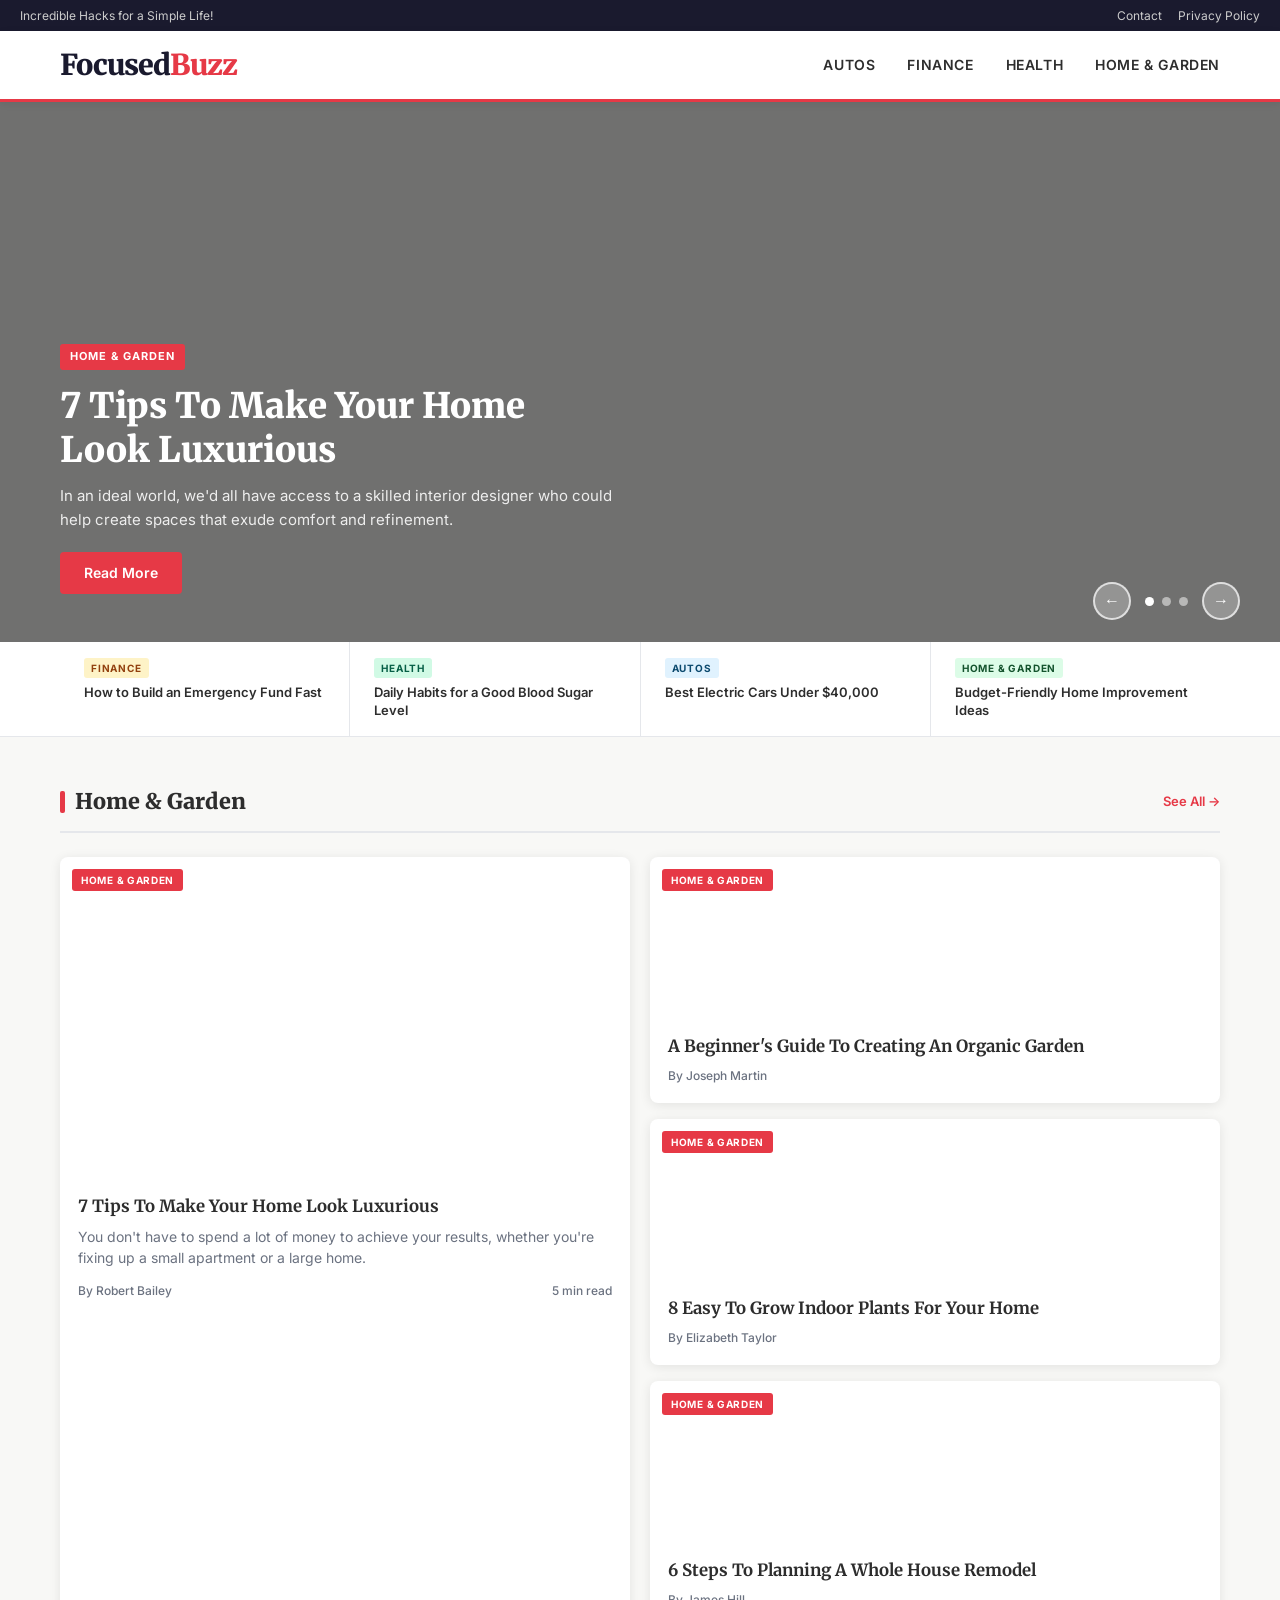
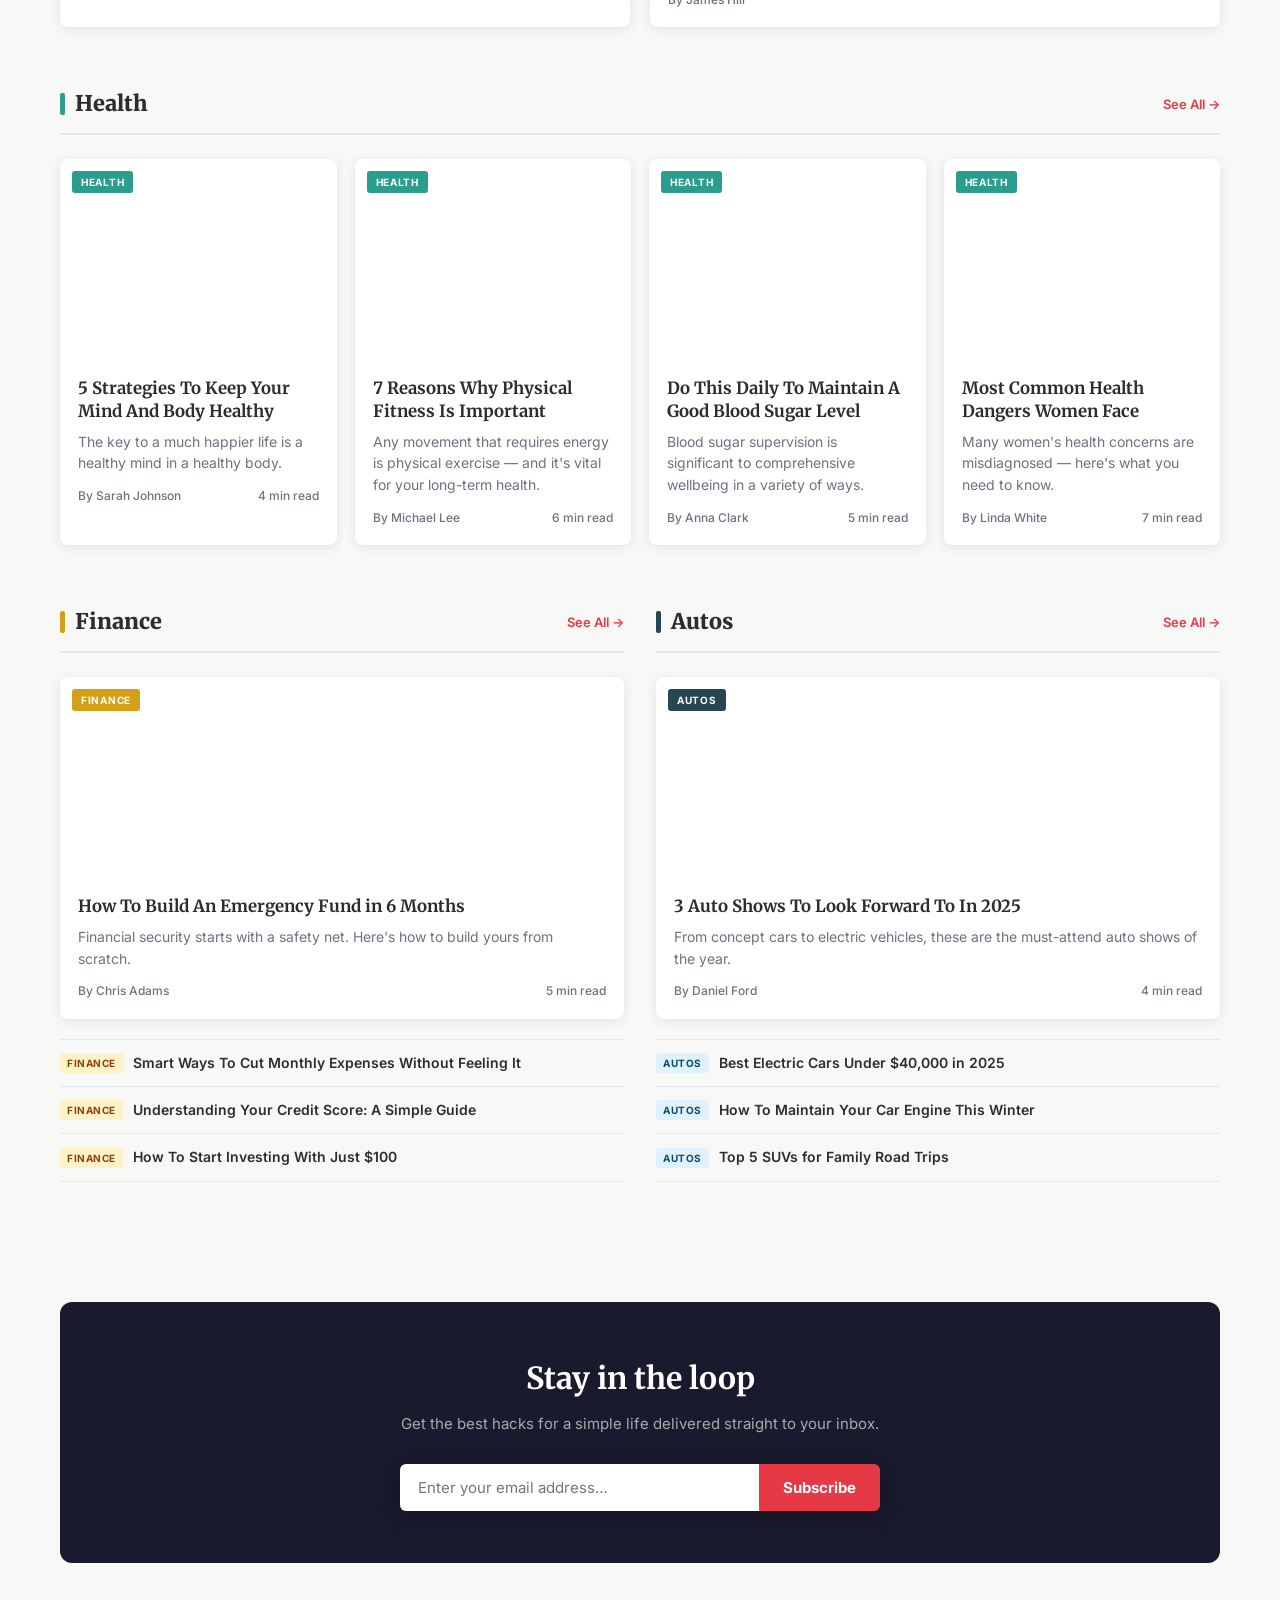
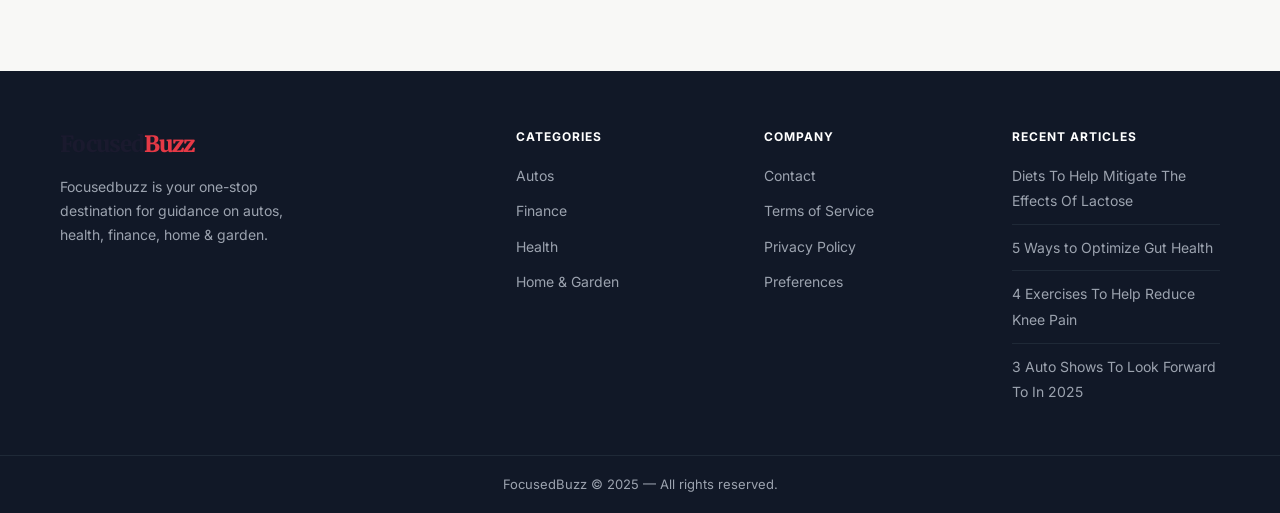
<file: index.html>
<!DOCTYPE html>
<html lang="en">
<head>
  <meta charset="UTF-8" />
  <meta name="viewport" content="width=device-width, initial-scale=1.0" />
  <meta name="description" content="Incredible Hacks for a Simple Life!" />
  <title>FocusedBuzz – Incredible Hacks for a Simple Life!</title>
  <link rel="stylesheet" href="css/style.css" />
  <link rel="preconnect" href="https://fonts.googleapis.com" />
  <link href="https://fonts.googleapis.com/css2?family=Merriweather:wght@400;700;900&family=Inter:wght@400;500;600&display=swap" rel="stylesheet" />
</head>
<body>

  <!-- TOP BAR -->
  <div class="topbar">
    <span>Incredible Hacks for a Simple Life!</span>
    <div class="topbar-links">
      <a href="#">Contact</a>
      <a href="#">Privacy Policy</a>
    </div>
  </div>

  <!-- HEADER -->
  <header class="header">
    <div class="container header-inner">
      <a href="index.html" class="logo">
        <span class="logo-focused">Focused</span><span class="logo-buzz">Buzz</span>
      </a>
      <nav class="nav">
        <ul>
          <li><a href="#autos">Autos</a></li>
          <li><a href="#finance">Finance</a></li>
          <li><a href="#health">Health</a></li>
          <li><a href="#home-garden">Home &amp; Garden</a></li>
        </ul>
      </nav>
      <button class="hamburger" id="hamburger" aria-label="Menu">
        <span></span><span></span><span></span>
      </button>
    </div>
    <nav class="mobile-nav" id="mobileNav">
      <ul>
        <li><a href="#autos">Autos</a></li>
        <li><a href="#finance">Finance</a></li>
        <li><a href="#health">Health</a></li>
        <li><a href="#home-garden">Home &amp; Garden</a></li>
      </ul>
    </nav>
  </header>

  <!-- HERO SLIDER -->
  <section class="hero">
    <div class="hero-slide active" style="background-image: linear-gradient(rgba(0,0,0,0.55),rgba(0,0,0,0.55)), url('https://images.unsplash.com/photo-1484154218962-a197022b5858?w=1400&q=80')">
      <div class="hero-content">
        <span class="hero-cat">Home &amp; Garden</span>
        <h1>7 Tips To Make Your Home Look Luxurious</h1>
        <p>In an ideal world, we'd all have access to a skilled interior designer who could help create spaces that exude comfort and refinement.</p>
        <a href="article.html" class="btn-read">Read More</a>
      </div>
    </div>
    <div class="hero-slide" style="background-image: linear-gradient(rgba(0,0,0,0.55),rgba(0,0,0,0.55)), url('https://images.unsplash.com/photo-1559757148-5c350d0d3c56?w=1400&q=80')">
      <div class="hero-content">
        <span class="hero-cat">Health</span>
        <h1>5 Strategies To Keep Your Mind And Body Healthy</h1>
        <p>The key to a much happier life is a healthy mind in a healthy body. Here are five strategies to keep you thriving.</p>
        <a href="article.html" class="btn-read">Read More</a>
      </div>
    </div>
    <div class="hero-slide" style="background-image: linear-gradient(rgba(0,0,0,0.55),rgba(0,0,0,0.55)), url('https://images.unsplash.com/photo-1492144534655-ae79c964c9d7?w=1400&q=80')">
      <div class="hero-content">
        <span class="hero-cat">Autos</span>
        <h1>3 Auto Shows To Look Forward To In 2025</h1>
        <p>From concept cars to electric vehicles, these are the must-attend auto shows of the year.</p>
        <a href="article.html" class="btn-read">Read More</a>
      </div>
    </div>
    <div class="hero-controls">
      <button class="hero-btn prev" id="heroPrev">&#8592;</button>
      <div class="hero-dots" id="heroDots"></div>
      <button class="hero-btn next" id="heroNext">&#8594;</button>
    </div>
  </section>

  <!-- FEATURED STRIP -->
  <div class="featured-strip">
    <div class="container strip-inner">
      <a href="article.html" class="strip-item">
        <span class="strip-cat finance">Finance</span>
        <span class="strip-title">How to Build an Emergency Fund Fast</span>
      </a>
      <a href="article.html" class="strip-item">
        <span class="strip-cat health">Health</span>
        <span class="strip-title">Daily Habits for a Good Blood Sugar Level</span>
      </a>
      <a href="article.html" class="strip-item">
        <span class="strip-cat autos">Autos</span>
        <span class="strip-title">Best Electric Cars Under $40,000</span>
      </a>
      <a href="article.html" class="strip-item">
        <span class="strip-cat home">Home &amp; Garden</span>
        <span class="strip-title">Budget-Friendly Home Improvement Ideas</span>
      </a>
    </div>
  </div>

  <!-- MAIN CONTENT -->
  <main class="main container">

    <!-- HOME & GARDEN -->
    <section class="cat-section" id="home-garden">
      <div class="section-head">
        <h2 class="section-title"><span class="accent-bar"></span>Home &amp; Garden</h2>
        <a href="#" class="see-all">See All →</a>
      </div>
      <div class="cards-grid">
        <article class="card card-large">
          <div class="card-img" style="background-image:url('https://images.unsplash.com/photo-1484154218962-a197022b5858?w=800&q=80')">
            <span class="tag">Home &amp; Garden</span>
          </div>
          <div class="card-body">
            <h3><a href="article.html">7 Tips To Make Your Home Look Luxurious</a></h3>
            <p>You don't have to spend a lot of money to achieve your results, whether you're fixing up a small apartment or a large home.</p>
            <div class="card-meta"><span>By Robert Bailey</span><span>5 min read</span></div>
          </div>
        </article>
        <div class="cards-stack">
          <article class="card card-small">
            <div class="card-img sm" style="background-image:url('https://images.unsplash.com/photo-1416879595882-3373a0480b5b?w=600&q=80')">
              <span class="tag">Home &amp; Garden</span>
            </div>
            <div class="card-body">
              <h3><a href="article.html">A Beginner's Guide To Creating An Organic Garden</a></h3>
              <div class="card-meta"><span>By Joseph Martin</span></div>
            </div>
          </article>
          <article class="card card-small">
            <div class="card-img sm" style="background-image:url('https://images.unsplash.com/photo-1558618666-fcd25c85cd64?w=600&q=80')">
              <span class="tag">Home &amp; Garden</span>
            </div>
            <div class="card-body">
              <h3><a href="article.html">8 Easy To Grow Indoor Plants For Your Home</a></h3>
              <div class="card-meta"><span>By Elizabeth Taylor</span></div>
            </div>
          </article>
          <article class="card card-small">
            <div class="card-img sm" style="background-image:url('https://images.unsplash.com/photo-1503174971373-b1f69850bded?w=600&q=80')">
              <span class="tag">Home &amp; Garden</span>
            </div>
            <div class="card-body">
              <h3><a href="article.html">6 Steps To Planning A Whole House Remodel</a></h3>
              <div class="card-meta"><span>By James Hill</span></div>
            </div>
          </article>
        </div>
      </div>
    </section>

    <!-- HEALTH -->
    <section class="cat-section" id="health">
      <div class="section-head">
        <h2 class="section-title"><span class="accent-bar health-bar"></span>Health</h2>
        <a href="#" class="see-all">See All →</a>
      </div>
      <div class="cards-row">
        <article class="card card-med">
          <div class="card-img med" style="background-image:url('https://images.unsplash.com/photo-1559757148-5c350d0d3c56?w=700&q=80')">
            <span class="tag tag-health">Health</span>
          </div>
          <div class="card-body">
            <h3><a href="article.html">5 Strategies To Keep Your Mind And Body Healthy</a></h3>
            <p>The key to a much happier life is a healthy mind in a healthy body.</p>
            <div class="card-meta"><span>By Sarah Johnson</span><span>4 min read</span></div>
          </div>
        </article>
        <article class="card card-med">
          <div class="card-img med" style="background-image:url('https://images.unsplash.com/photo-1571019613454-1cb2f99b2d8b?w=700&q=80')">
            <span class="tag tag-health">Health</span>
          </div>
          <div class="card-body">
            <h3><a href="article.html">7 Reasons Why Physical Fitness Is Important</a></h3>
            <p>Any movement that requires energy is physical exercise — and it's vital for your long-term health.</p>
            <div class="card-meta"><span>By Michael Lee</span><span>6 min read</span></div>
          </div>
        </article>
        <article class="card card-med">
          <div class="card-img med" style="background-image:url('https://images.unsplash.com/photo-1506126613408-eca07ce68773?w=700&q=80')">
            <span class="tag tag-health">Health</span>
          </div>
          <div class="card-body">
            <h3><a href="article.html">Do This Daily To Maintain A Good Blood Sugar Level</a></h3>
            <p>Blood sugar supervision is significant to comprehensive wellbeing in a variety of ways.</p>
            <div class="card-meta"><span>By Anna Clark</span><span>5 min read</span></div>
          </div>
        </article>
        <article class="card card-med">
          <div class="card-img med" style="background-image:url('https://images.unsplash.com/photo-1594824476967-48c8b964273f?w=700&q=80')">
            <span class="tag tag-health">Health</span>
          </div>
          <div class="card-body">
            <h3><a href="article.html">Most Common Health Dangers Women Face</a></h3>
            <p>Many women's health concerns are misdiagnosed — here's what you need to know.</p>
            <div class="card-meta"><span>By Linda White</span><span>7 min read</span></div>
          </div>
        </article>
      </div>
    </section>

    <!-- 2-COLUMN SPLIT: FINANCE + AUTOS -->
    <div class="two-col-split">

      <!-- FINANCE -->
      <section class="cat-section split-left" id="finance">
        <div class="section-head">
          <h2 class="section-title"><span class="accent-bar finance-bar"></span>Finance</h2>
          <a href="#" class="see-all">See All →</a>
        </div>
        <article class="card card-vert">
          <div class="card-img vert" style="background-image:url('https://images.unsplash.com/photo-1579621970563-ebec7560ff3e?w=700&q=80')">
            <span class="tag tag-finance">Finance</span>
          </div>
          <div class="card-body">
            <h3><a href="article.html">How To Build An Emergency Fund in 6 Months</a></h3>
            <p>Financial security starts with a safety net. Here's how to build yours from scratch.</p>
            <div class="card-meta"><span>By Chris Adams</span><span>5 min read</span></div>
          </div>
        </article>
        <ul class="list-articles">
          <li><a href="article.html"><span class="list-tag finance-tag">Finance</span>Smart Ways To Cut Monthly Expenses Without Feeling It</a></li>
          <li><a href="article.html"><span class="list-tag finance-tag">Finance</span>Understanding Your Credit Score: A Simple Guide</a></li>
          <li><a href="article.html"><span class="list-tag finance-tag">Finance</span>How To Start Investing With Just $100</a></li>
        </ul>
      </section>

      <!-- AUTOS -->
      <section class="cat-section split-right" id="autos">
        <div class="section-head">
          <h2 class="section-title"><span class="accent-bar autos-bar"></span>Autos</h2>
          <a href="#" class="see-all">See All →</a>
        </div>
        <article class="card card-vert">
          <div class="card-img vert" style="background-image:url('https://images.unsplash.com/photo-1492144534655-ae79c964c9d7?w=700&q=80')">
            <span class="tag tag-autos">Autos</span>
          </div>
          <div class="card-body">
            <h3><a href="article.html">3 Auto Shows To Look Forward To In 2025</a></h3>
            <p>From concept cars to electric vehicles, these are the must-attend auto shows of the year.</p>
            <div class="card-meta"><span>By Daniel Ford</span><span>4 min read</span></div>
          </div>
        </article>
        <ul class="list-articles">
          <li><a href="article.html"><span class="list-tag autos-tag">Autos</span>Best Electric Cars Under $40,000 in 2025</a></li>
          <li><a href="article.html"><span class="list-tag autos-tag">Autos</span>How To Maintain Your Car Engine This Winter</a></li>
          <li><a href="article.html"><span class="list-tag autos-tag">Autos</span>Top 5 SUVs for Family Road Trips</a></li>
        </ul>
      </section>

    </div>

    <!-- NEWSLETTER -->
    <section class="newsletter">
      <div class="newsletter-inner">
        <h2>Stay in the loop</h2>
        <p>Get the best hacks for a simple life delivered straight to your inbox.</p>
        <form class="newsletter-form" onsubmit="return false;">
          <input type="email" placeholder="Enter your email address…" />
          <button type="submit">Subscribe</button>
        </form>
      </div>
    </section>

  </main>

  <!-- FOOTER -->
  <footer class="footer">
    <div class="container footer-inner">
      <div class="footer-brand">
        <div class="logo footer-logo">
          <span class="logo-focused">Focused</span><span class="logo-buzz">Buzz</span>
        </div>
        <p>Focusedbuzz is your one-stop destination for guidance on autos, health, finance, home &amp; garden.</p>
      </div>
      <div class="footer-links">
        <h4>Categories</h4>
        <ul>
          <li><a href="#autos">Autos</a></li>
          <li><a href="#finance">Finance</a></li>
          <li><a href="#health">Health</a></li>
          <li><a href="#home-garden">Home &amp; Garden</a></li>
        </ul>
      </div>
      <div class="footer-links">
        <h4>Company</h4>
        <ul>
          <li><a href="#">Contact</a></li>
          <li><a href="#">Terms of Service</a></li>
          <li><a href="#">Privacy Policy</a></li>
          <li><a href="#">Preferences</a></li>
        </ul>
      </div>
      <div class="footer-recent">
        <h4>Recent Articles</h4>
        <ul>
          <li><a href="article.html">Diets To Help Mitigate The Effects Of Lactose</a></li>
          <li><a href="article.html">5 Ways to Optimize Gut Health</a></li>
          <li><a href="article.html">4 Exercises To Help Reduce Knee Pain</a></li>
          <li><a href="article.html">3 Auto Shows To Look Forward To In 2025</a></li>
        </ul>
      </div>
    </div>
    <div class="footer-bottom">
      <p>FocusedBuzz © 2025 — All rights reserved.</p>
    </div>
  </footer>

  <script src="js/main.js"></script>
</body>
</html>
</file>
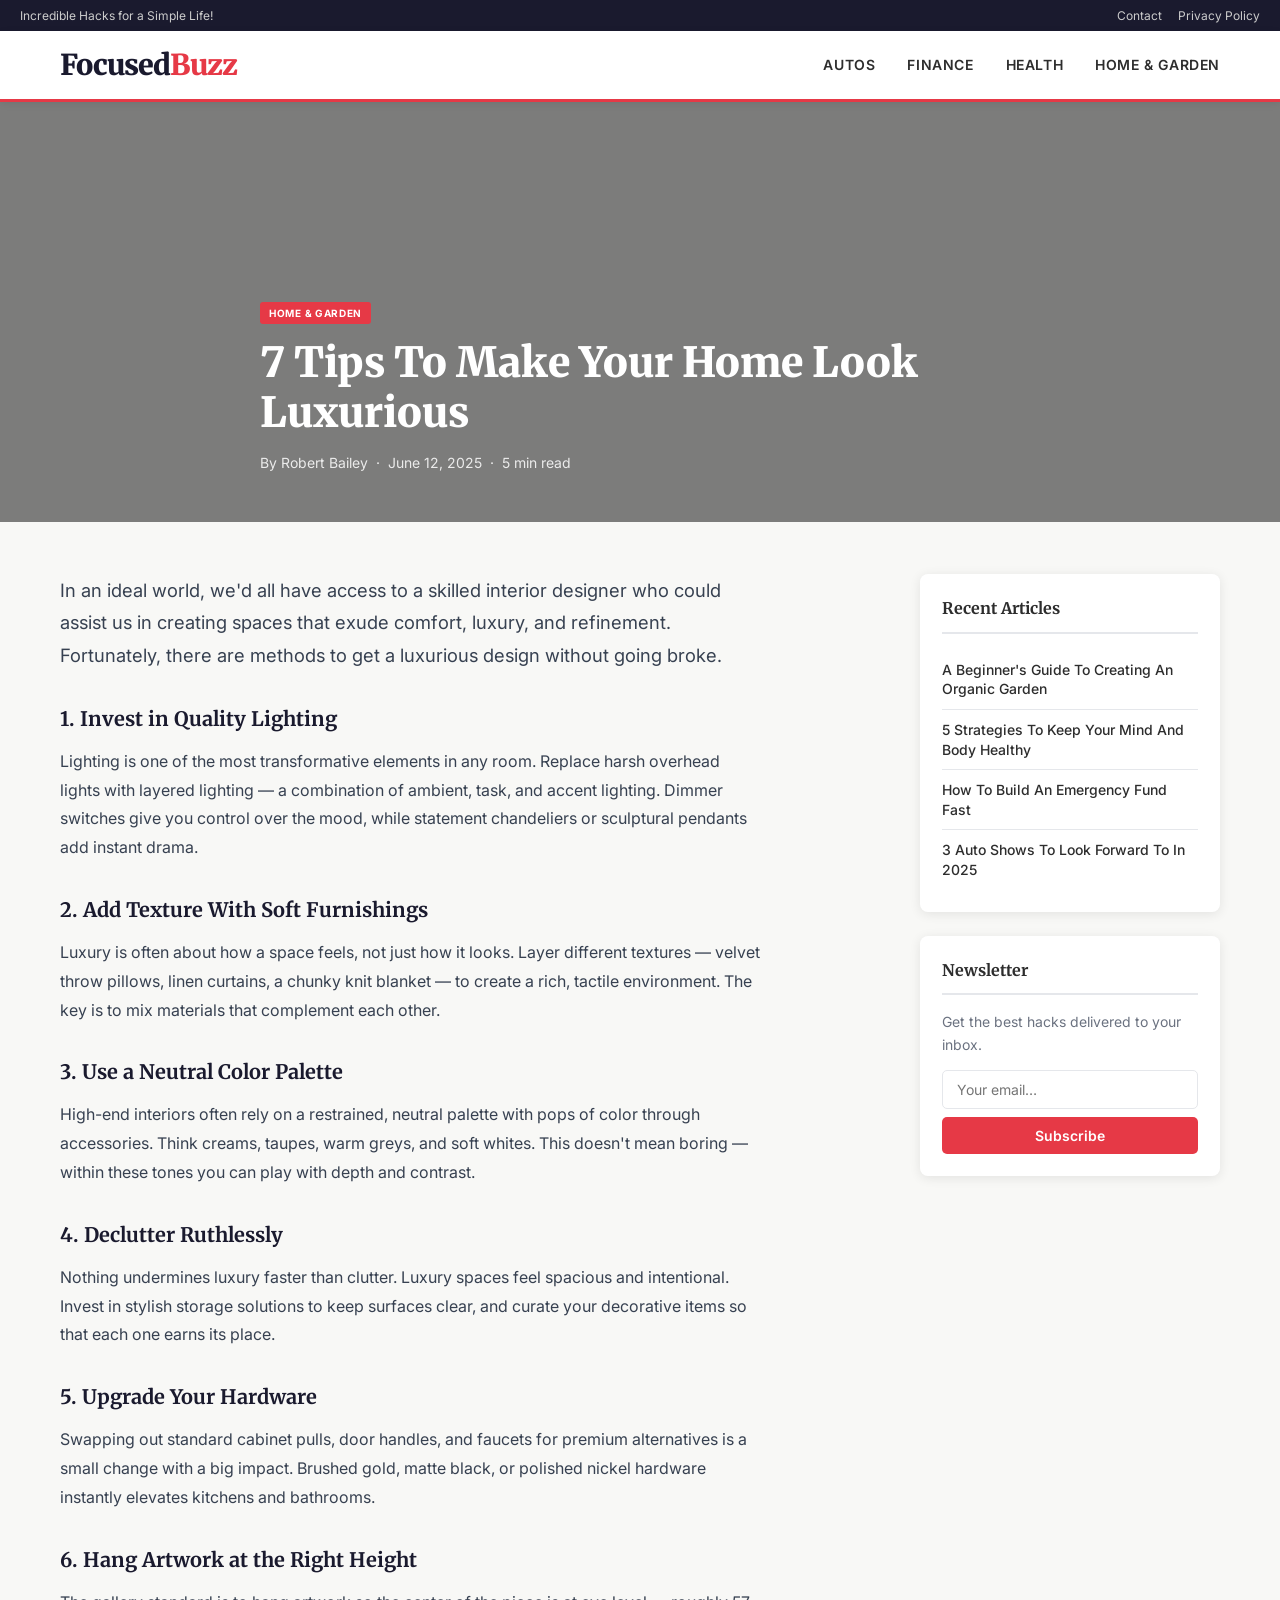
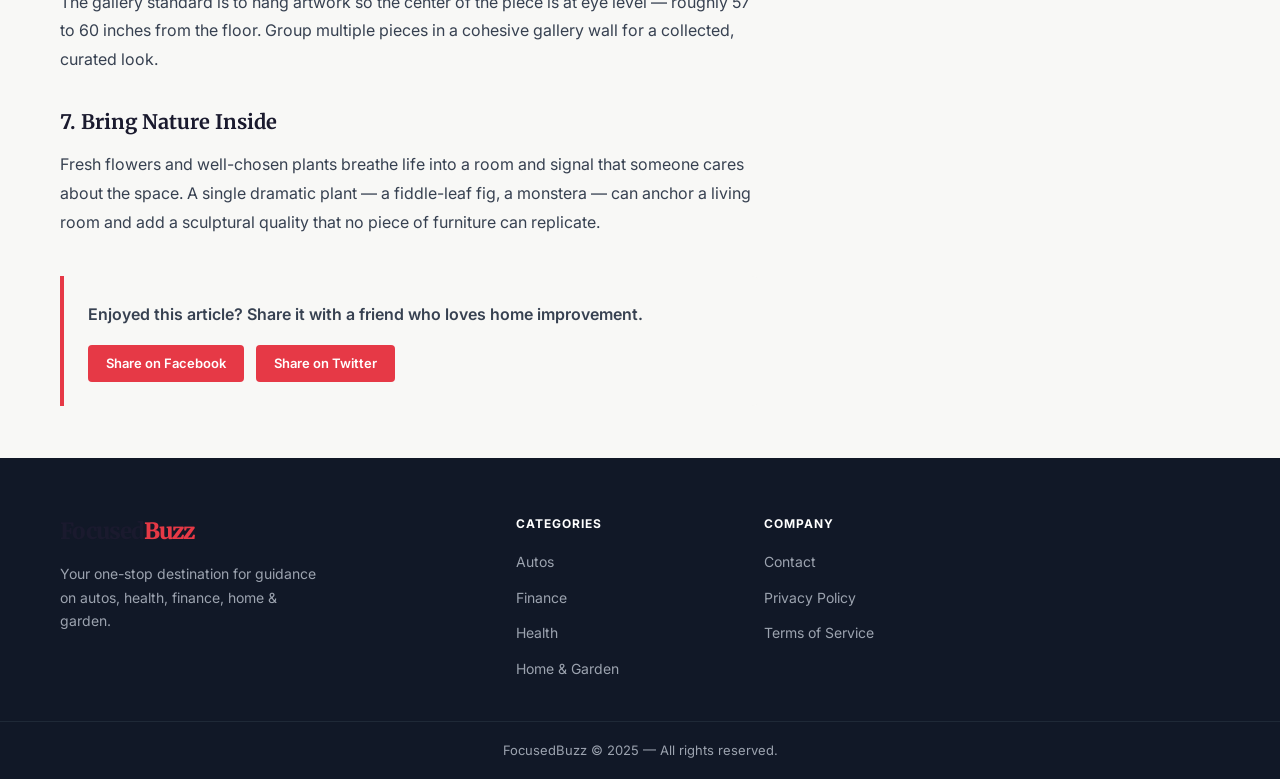
<file: article.html>
<!DOCTYPE html>
<html lang="en">
<head>
  <meta charset="UTF-8" />
  <meta name="viewport" content="width=device-width, initial-scale=1.0" />
  <title>7 Tips To Make Your Home Look Luxurious – FocusedBuzz</title>
  <link rel="stylesheet" href="css/style.css" />
  <link rel="stylesheet" href="css/article.css" />
  <link href="https://fonts.googleapis.com/css2?family=Merriweather:wght@400;700;900&family=Inter:wght@400;500;600&display=swap" rel="stylesheet" />
</head>
<body>

  <div class="topbar">
    <span>Incredible Hacks for a Simple Life!</span>
    <div class="topbar-links"><a href="#">Contact</a><a href="#">Privacy Policy</a></div>
  </div>

  <header class="header">
    <div class="container header-inner">
      <a href="index.html" class="logo"><span class="logo-focused">Focused</span><span class="logo-buzz">Buzz</span></a>
      <nav class="nav">
        <ul>
          <li><a href="index.html#autos">Autos</a></li>
          <li><a href="index.html#finance">Finance</a></li>
          <li><a href="index.html#health">Health</a></li>
          <li><a href="index.html#home-garden">Home &amp; Garden</a></li>
        </ul>
      </nav>
      <button class="hamburger" id="hamburger"><span></span><span></span><span></span></button>
    </div>
    <nav class="mobile-nav" id="mobileNav">
      <ul>
        <li><a href="index.html#autos">Autos</a></li>
        <li><a href="index.html#finance">Finance</a></li>
        <li><a href="index.html#health">Health</a></li>
        <li><a href="index.html#home-garden">Home &amp; Garden</a></li>
      </ul>
    </nav>
  </header>

  <div class="article-hero" style="background-image: linear-gradient(rgba(0,0,0,0.5),rgba(0,0,0,0.5)), url('https://images.unsplash.com/photo-1484154218962-a197022b5858?w=1400&q=80')">
    <div class="container article-hero-inner">
      <span class="tag">Home &amp; Garden</span>
      <h1>7 Tips To Make Your Home Look Luxurious</h1>
      <div class="article-meta">
        <span>By Robert Bailey</span>
        <span>·</span>
        <span>June 12, 2025</span>
        <span>·</span>
        <span>5 min read</span>
      </div>
    </div>
  </div>

  <div class="container article-layout">
    <main class="article-body">
      <p class="lead">In an ideal world, we'd all have access to a skilled interior designer who could assist us in creating spaces that exude comfort, luxury, and refinement. Fortunately, there are methods to get a luxurious design without going broke.</p>

      <h2>1. Invest in Quality Lighting</h2>
      <p>Lighting is one of the most transformative elements in any room. Replace harsh overhead lights with layered lighting — a combination of ambient, task, and accent lighting. Dimmer switches give you control over the mood, while statement chandeliers or sculptural pendants add instant drama.</p>

      <h2>2. Add Texture With Soft Furnishings</h2>
      <p>Luxury is often about how a space feels, not just how it looks. Layer different textures — velvet throw pillows, linen curtains, a chunky knit blanket — to create a rich, tactile environment. The key is to mix materials that complement each other.</p>

      <h2>3. Use a Neutral Color Palette</h2>
      <p>High-end interiors often rely on a restrained, neutral palette with pops of color through accessories. Think creams, taupes, warm greys, and soft whites. This doesn't mean boring — within these tones you can play with depth and contrast.</p>

      <h2>4. Declutter Ruthlessly</h2>
      <p>Nothing undermines luxury faster than clutter. Luxury spaces feel spacious and intentional. Invest in stylish storage solutions to keep surfaces clear, and curate your decorative items so that each one earns its place.</p>

      <h2>5. Upgrade Your Hardware</h2>
      <p>Swapping out standard cabinet pulls, door handles, and faucets for premium alternatives is a small change with a big impact. Brushed gold, matte black, or polished nickel hardware instantly elevates kitchens and bathrooms.</p>

      <h2>6. Hang Artwork at the Right Height</h2>
      <p>The gallery standard is to hang artwork so the center of the piece is at eye level — roughly 57 to 60 inches from the floor. Group multiple pieces in a cohesive gallery wall for a collected, curated look.</p>

      <h2>7. Bring Nature Inside</h2>
      <p>Fresh flowers and well-chosen plants breathe life into a room and signal that someone cares about the space. A single dramatic plant — a fiddle-leaf fig, a monstera — can anchor a living room and add a sculptural quality that no piece of furniture can replicate.</p>

      <div class="article-cta">
        <p>Enjoyed this article? Share it with a friend who loves home improvement.</p>
        <div class="share-btns">
          <a href="#" class="share-btn">Share on Facebook</a>
          <a href="#" class="share-btn">Share on Twitter</a>
        </div>
      </div>
    </main>

    <aside class="article-sidebar">
      <div class="sidebar-widget">
        <h3>Recent Articles</h3>
        <ul class="sidebar-list">
          <li><a href="article.html">A Beginner's Guide To Creating An Organic Garden</a></li>
          <li><a href="article.html">5 Strategies To Keep Your Mind And Body Healthy</a></li>
          <li><a href="article.html">How To Build An Emergency Fund Fast</a></li>
          <li><a href="article.html">3 Auto Shows To Look Forward To In 2025</a></li>
        </ul>
      </div>
      <div class="sidebar-widget sidebar-subscribe">
        <h3>Newsletter</h3>
        <p>Get the best hacks delivered to your inbox.</p>
        <form onsubmit="return false;">
          <input type="email" placeholder="Your email…" />
          <button type="submit">Subscribe</button>
        </form>
      </div>
    </aside>
  </div>

  <footer class="footer">
    <div class="container footer-inner">
      <div class="footer-brand">
        <div class="logo footer-logo"><span class="logo-focused">Focused</span><span class="logo-buzz">Buzz</span></div>
        <p>Your one-stop destination for guidance on autos, health, finance, home &amp; garden.</p>
      </div>
      <div class="footer-links">
        <h4>Categories</h4>
        <ul>
          <li><a href="index.html#autos">Autos</a></li>
          <li><a href="index.html#finance">Finance</a></li>
          <li><a href="index.html#health">Health</a></li>
          <li><a href="index.html#home-garden">Home &amp; Garden</a></li>
        </ul>
      </div>
      <div class="footer-links">
        <h4>Company</h4>
        <ul>
          <li><a href="#">Contact</a></li>
          <li><a href="#">Privacy Policy</a></li>
          <li><a href="#">Terms of Service</a></li>
        </ul>
      </div>
    </div>
    <div class="footer-bottom"><p>FocusedBuzz © 2025 — All rights reserved.</p></div>
  </footer>

  <script src="js/main.js"></script>
</body>
</html>
</file>
<file: css/style.css>
/* ===========================
   RESET & BASE
=========================== */
*, *::before, *::after { box-sizing: border-box; margin: 0; padding: 0; }

:root {
  --primary: #e63946;
  --health: #2a9d8f;
  --finance: #e9c46a;
  --autos: #264653;
  --home: #6a994e;
  --dark: #1a1a2e;
  --text: #2d2d2d;
  --muted: #6b7280;
  --bg: #f8f8f6;
  --white: #ffffff;
  --border: #e5e7eb;
  --radius: 8px;
  --shadow: 0 2px 12px rgba(0,0,0,.09);
  --font-display: 'Merriweather', Georgia, serif;
  --font-body: 'Inter', system-ui, sans-serif;
}

html { scroll-behavior: smooth; }
body { font-family: var(--font-body); background: var(--bg); color: var(--text); font-size: 16px; line-height: 1.6; }
a { text-decoration: none; color: inherit; }
ul { list-style: none; }
img { max-width: 100%; display: block; }
.container { max-width: 1200px; margin: 0 auto; padding: 0 20px; }

/* ===========================
   TOPBAR
=========================== */
.topbar {
  background: var(--dark);
  color: #ccc;
  font-size: 12px;
  padding: 6px 20px;
  display: flex;
  justify-content: space-between;
  align-items: center;
}
.topbar-links { display: flex; gap: 16px; }
.topbar-links a { color: #ccc; transition: color .2s; }
.topbar-links a:hover { color: var(--white); }

/* ===========================
   HEADER
=========================== */
.header {
  background: var(--white);
  border-bottom: 3px solid var(--primary);
  position: sticky;
  top: 0;
  z-index: 100;
  box-shadow: 0 2px 8px rgba(0,0,0,.07);
}
.header-inner {
  display: flex;
  align-items: center;
  justify-content: space-between;
  height: 68px;
}
.logo {
  font-family: var(--font-display);
  font-size: 1.8rem;
  font-weight: 900;
  letter-spacing: -1px;
}
.logo-focused { color: var(--dark); }
.logo-buzz { color: var(--primary); }
.footer-logo { font-size: 1.4rem; }

.nav ul { display: flex; gap: 32px; }
.nav a {
  font-size: 14px;
  font-weight: 600;
  text-transform: uppercase;
  letter-spacing: .6px;
  color: var(--text);
  transition: color .2s;
  padding-bottom: 4px;
  border-bottom: 2px solid transparent;
}
.nav a:hover { color: var(--primary); border-bottom-color: var(--primary); }

.hamburger { display: none; flex-direction: column; gap: 5px; cursor: pointer; background: none; border: none; padding: 4px; }
.hamburger span { display: block; width: 24px; height: 2px; background: var(--dark); border-radius: 2px; transition: .3s; }

.mobile-nav { display: none; background: var(--white); border-top: 1px solid var(--border); padding: 12px 20px; }
.mobile-nav ul { display: flex; flex-direction: column; gap: 12px; }
.mobile-nav a { font-weight: 600; font-size: 14px; text-transform: uppercase; }
.mobile-nav.open { display: block; }

/* ===========================
   HERO SLIDER
=========================== */
.hero { position: relative; height: 540px; overflow: hidden; }
.hero-slide {
  position: absolute; inset: 0;
  background-size: cover;
  background-position: center;
  display: flex;
  align-items: flex-end;
  opacity: 0;
  transition: opacity .7s ease;
}
.hero-slide.active { opacity: 1; }
.hero-content {
  padding: 48px 60px;
  max-width: 680px;
  color: var(--white);
}
.hero-cat {
  display: inline-block;
  background: var(--primary);
  color: #fff;
  font-size: 11px;
  font-weight: 700;
  text-transform: uppercase;
  letter-spacing: 1px;
  padding: 4px 10px;
  border-radius: 3px;
  margin-bottom: 14px;
}
.hero-content h1 {
  font-family: var(--font-display);
  font-size: clamp(1.4rem, 3vw, 2.2rem);
  font-weight: 900;
  line-height: 1.25;
  margin-bottom: 12px;
}
.hero-content p { font-size: 15px; opacity: .88; margin-bottom: 20px; }
.btn-read {
  display: inline-block;
  background: var(--primary);
  color: #fff;
  padding: 10px 24px;
  border-radius: 4px;
  font-size: 14px;
  font-weight: 600;
  transition: background .2s, transform .2s;
}
.btn-read:hover { background: #c1121f; transform: translateY(-1px); }

.hero-controls {
  position: absolute;
  bottom: 22px; right: 40px;
  display: flex; align-items: center; gap: 14px;
}
.hero-btn {
  background: rgba(255,255,255,.25);
  border: 2px solid rgba(255,255,255,.7);
  color: #fff;
  width: 38px; height: 38px;
  border-radius: 50%;
  font-size: 16px;
  cursor: pointer;
  transition: background .2s;
  display: flex; align-items: center; justify-content: center;
}
.hero-btn:hover { background: rgba(255,255,255,.45); }
.hero-dots { display: flex; gap: 8px; }
.hero-dot {
  width: 9px; height: 9px;
  border-radius: 50%;
  background: rgba(255,255,255,.5);
  border: none; cursor: pointer;
  transition: background .2s;
}
.hero-dot.active { background: #fff; }

/* ===========================
   FEATURED STRIP
=========================== */
.featured-strip {
  background: var(--white);
  border-bottom: 1px solid var(--border);
  padding: 0;
}
.strip-inner {
  display: flex;
  overflow-x: auto;
}
.strip-item {
  display: flex;
  flex-direction: column;
  padding: 16px 24px;
  border-right: 1px solid var(--border);
  flex: 1;
  min-width: 180px;
  transition: background .2s;
}
.strip-item:last-child { border-right: none; }
.strip-item:hover { background: var(--bg); }
.strip-cat {
  font-size: 10px;
  font-weight: 700;
  text-transform: uppercase;
  letter-spacing: .8px;
  margin-bottom: 5px;
  padding: 2px 7px;
  border-radius: 3px;
  display: inline-block;
  width: fit-content;
}
.strip-cat.finance { background: #fef3c7; color: #92400e; }
.strip-cat.health { background: #d1fae5; color: #065f46; }
.strip-cat.autos { background: #e0f2fe; color: #0c4a6e; }
.strip-cat.home { background: #dcfce7; color: #14532d; }
.strip-title { font-size: 13px; font-weight: 600; color: var(--text); line-height: 1.4; }

/* ===========================
   MAIN / SECTIONS
=========================== */
.main { padding: 48px 20px; }
.cat-section { margin-bottom: 60px; }

.section-head {
  display: flex;
  align-items: center;
  justify-content: space-between;
  margin-bottom: 24px;
  padding-bottom: 12px;
  border-bottom: 2px solid var(--border);
}
.section-title {
  font-family: var(--font-display);
  font-size: 1.35rem;
  font-weight: 900;
  display: flex;
  align-items: center;
  gap: 10px;
}
.accent-bar { display: inline-block; width: 5px; height: 22px; background: var(--primary); border-radius: 2px; }
.health-bar { background: var(--health); }
.finance-bar { background: #d4a017; }
.autos-bar { background: var(--autos); }
.see-all { font-size: 13px; font-weight: 600; color: var(--primary); transition: opacity .2s; }
.see-all:hover { opacity: .7; }

/* ===========================
   CARDS
=========================== */
.card { background: var(--white); border-radius: var(--radius); overflow: hidden; box-shadow: var(--shadow); transition: transform .25s, box-shadow .25s; }
.card:hover { transform: translateY(-3px); box-shadow: 0 8px 28px rgba(0,0,0,.13); }

.card-img {
  background-size: cover;
  background-position: center;
  position: relative;
}
.card-img.default { height: 300px; }
.card-img.sm { height: 160px; }
.card-img.med { height: 200px; }
.card-img.vert { height: 200px; }

.card-body { padding: 18px; }
.card-body h3 { font-family: var(--font-display); font-size: 1.05rem; font-weight: 700; line-height: 1.35; margin-bottom: 8px; }
.card-body h3 a { color: var(--text); transition: color .2s; }
.card-body h3 a:hover { color: var(--primary); }
.card-body p { font-size: 14px; color: var(--muted); line-height: 1.55; margin-bottom: 12px; }
.card-meta { display: flex; justify-content: space-between; font-size: 12px; color: var(--muted); font-weight: 500; }

/* Tags on cards */
.tag {
  position: absolute;
  top: 12px; left: 12px;
  background: var(--primary);
  color: #fff;
  font-size: 10px;
  font-weight: 700;
  text-transform: uppercase;
  letter-spacing: .7px;
  padding: 3px 9px;
  border-radius: 3px;
}
.tag-health { background: var(--health); }
.tag-finance { background: #d4a017; }
.tag-autos { background: var(--autos); }

/* HOME & GARDEN grid */
.cards-grid { display: grid; grid-template-columns: 1fr 1fr; gap: 20px; }
.card-large .card-img { height: 320px; }
.cards-stack { display: flex; flex-direction: column; gap: 16px; }
.card-small { display: flex; gap: 0; flex-direction: column; }
.card-small .card-img.sm { flex-shrink: 0; }

/* HEALTH row */
.cards-row { display: grid; grid-template-columns: repeat(4, 1fr); gap: 18px; }

/* 2-col split */
.two-col-split { display: grid; grid-template-columns: 1fr 1fr; gap: 32px; margin-bottom: 60px; }
.card-vert { display: flex; flex-direction: column; margin-bottom: 20px; }

/* LIST ARTICLES */
.list-articles { display: flex; flex-direction: column; gap: 0; }
.list-articles li { border-top: 1px solid var(--border); }
.list-articles li:last-child { border-bottom: 1px solid var(--border); }
.list-articles a {
  display: flex;
  align-items: center;
  gap: 10px;
  padding: 12px 0;
  font-size: 14px;
  font-weight: 600;
  color: var(--text);
  transition: color .2s;
}
.list-articles a:hover { color: var(--primary); }
.list-tag {
  font-size: 10px;
  font-weight: 700;
  text-transform: uppercase;
  letter-spacing: .5px;
  padding: 2px 7px;
  border-radius: 3px;
  white-space: nowrap;
}
.finance-tag { background: #fef3c7; color: #92400e; }
.autos-tag { background: #e0f2fe; color: #0c4a6e; }

/* ===========================
   NEWSLETTER
=========================== */
.newsletter {
  background: var(--dark);
  border-radius: 12px;
  padding: 52px 40px;
  text-align: center;
  margin-bottom: 60px;
}
.newsletter h2 { font-family: var(--font-display); font-size: 1.9rem; color: #fff; margin-bottom: 10px; }
.newsletter p { color: #aaa; margin-bottom: 28px; font-size: 15px; }
.newsletter-form { display: flex; gap: 0; max-width: 480px; margin: 0 auto; border-radius: 6px; overflow: hidden; box-shadow: 0 4px 18px rgba(0,0,0,.3); }
.newsletter-form input {
  flex: 1;
  padding: 14px 18px;
  font-size: 15px;
  border: none;
  outline: none;
  font-family: var(--font-body);
}
.newsletter-form button {
  background: var(--primary);
  color: #fff;
  border: none;
  padding: 14px 24px;
  font-size: 15px;
  font-weight: 700;
  cursor: pointer;
  transition: background .2s;
  font-family: var(--font-body);
}
.newsletter-form button:hover { background: #c1121f; }

/* ===========================
   FOOTER
=========================== */
.footer { background: #111827; color: #9ca3af; padding: 56px 0 0; }
.footer-inner {
  display: grid;
  grid-template-columns: 2fr 1fr 1fr 1fr;
  gap: 40px;
  padding-bottom: 40px;
}
.footer-brand p { font-size: 14px; line-height: 1.7; margin-top: 12px; max-width: 260px; }
.footer-links h4, .footer-recent h4 {
  font-family: var(--font-body);
  font-size: 12px;
  text-transform: uppercase;
  letter-spacing: 1px;
  color: #fff;
  margin-bottom: 16px;
  font-weight: 700;
}
.footer-links ul, .footer-recent ul { display: flex; flex-direction: column; gap: 10px; }
.footer-links a, .footer-recent a { font-size: 14px; color: #9ca3af; transition: color .2s; }
.footer-links a:hover, .footer-recent a:hover { color: #fff; }
.footer-recent li { border-bottom: 1px solid #1f2937; padding-bottom: 10px; }
.footer-recent li:last-child { border-bottom: none; }
.footer-bottom {
  border-top: 1px solid #1f2937;
  padding: 18px 20px;
  text-align: center;
  font-size: 13px;
}

/* ===========================
   RESPONSIVE
=========================== */
@media (max-width: 1024px) {
  .cards-row { grid-template-columns: repeat(2, 1fr); }
  .footer-inner { grid-template-columns: 1fr 1fr; }
}

@media (max-width: 768px) {
  .nav { display: none; }
  .hamburger { display: flex; }
  .hero { height: 380px; }
  .hero-content { padding: 24px 20px; }
  .cards-grid { grid-template-columns: 1fr; }
  .cards-row { grid-template-columns: 1fr; }
  .two-col-split { grid-template-columns: 1fr; gap: 0; }
  .footer-inner { grid-template-columns: 1fr; gap: 28px; }
  .newsletter { padding: 36px 20px; }
  .newsletter-form { flex-direction: column; }
  .strip-inner { overflow-x: auto; }
  .hero-content h1 { font-size: 1.3rem; }
}
</file>
<file: css/article.css>
/* Article Hero */
.article-hero {
  height: 420px;
  background-size: cover;
  background-position: center;
  display: flex;
  align-items: flex-end;
}
.article-hero-inner {
  padding-bottom: 48px;
  color: #fff;
}
.article-hero-inner .tag {
  position: static;
  display: inline-block;
  margin-bottom: 14px;
}
.article-hero-inner h1 {
  font-family: var(--font-display);
  font-size: clamp(1.5rem, 4vw, 2.6rem);
  font-weight: 900;
  line-height: 1.2;
  margin-bottom: 14px;
  max-width: 760px;
}
.article-meta {
  display: flex;
  gap: 8px;
  font-size: 14px;
  opacity: .85;
  flex-wrap: wrap;
}

/* Article Layout */
.article-layout {
  display: grid;
  grid-template-columns: 1fr 300px;
  gap: 48px;
  padding: 52px 20px;
  align-items: start;
}

/* Article Body */
.article-body { max-width: 700px; }
.article-body .lead {
  font-size: 1.15rem;
  color: #374151;
  line-height: 1.75;
  margin-bottom: 28px;
  font-weight: 400;
}
.article-body h2 {
  font-family: var(--font-display);
  font-size: 1.25rem;
  font-weight: 700;
  margin: 32px 0 12px;
  color: var(--dark);
}
.article-body p {
  font-size: 16px;
  line-height: 1.8;
  color: #374151;
  margin-bottom: 20px;
}
.article-cta {
  background: var(--bg);
  border-left: 4px solid var(--primary);
  padding: 24px;
  border-radius: 0 8px 8px 0;
  margin-top: 40px;
}
.article-cta p { margin-bottom: 16px; font-weight: 600; }
.share-btns { display: flex; gap: 12px; flex-wrap: wrap; }
.share-btn {
  background: var(--primary);
  color: #fff;
  padding: 8px 18px;
  border-radius: 4px;
  font-size: 13px;
  font-weight: 600;
  transition: background .2s;
}
.share-btn:hover { background: #c1121f; }

/* Sidebar */
.article-sidebar { position: sticky; top: 88px; }
.sidebar-widget {
  background: var(--white);
  border-radius: 8px;
  padding: 22px;
  box-shadow: var(--shadow);
  margin-bottom: 24px;
}
.sidebar-widget h3 {
  font-family: var(--font-display);
  font-size: 1rem;
  font-weight: 700;
  margin-bottom: 16px;
  padding-bottom: 10px;
  border-bottom: 2px solid var(--border);
}
.sidebar-list { display: flex; flex-direction: column; gap: 0; }
.sidebar-list li { border-bottom: 1px solid var(--border); }
.sidebar-list li:last-child { border-bottom: none; }
.sidebar-list a {
  display: block;
  padding: 10px 0;
  font-size: 14px;
  font-weight: 500;
  color: var(--text);
  line-height: 1.4;
  transition: color .2s;
}
.sidebar-list a:hover { color: var(--primary); }

.sidebar-subscribe p { font-size: 14px; color: var(--muted); margin-bottom: 14px; }
.sidebar-subscribe form { display: flex; flex-direction: column; gap: 8px; }
.sidebar-subscribe input {
  padding: 10px 14px;
  border: 1px solid var(--border);
  border-radius: 5px;
  font-size: 14px;
  outline: none;
  font-family: var(--font-body);
}
.sidebar-subscribe input:focus { border-color: var(--primary); }
.sidebar-subscribe button {
  background: var(--primary);
  color: #fff;
  border: none;
  padding: 10px;
  border-radius: 5px;
  font-size: 14px;
  font-weight: 600;
  cursor: pointer;
  font-family: var(--font-body);
  transition: background .2s;
}
.sidebar-subscribe button:hover { background: #c1121f; }

@media (max-width: 768px) {
  .article-layout { grid-template-columns: 1fr; }
  .article-hero { height: 300px; }
}
</file>
